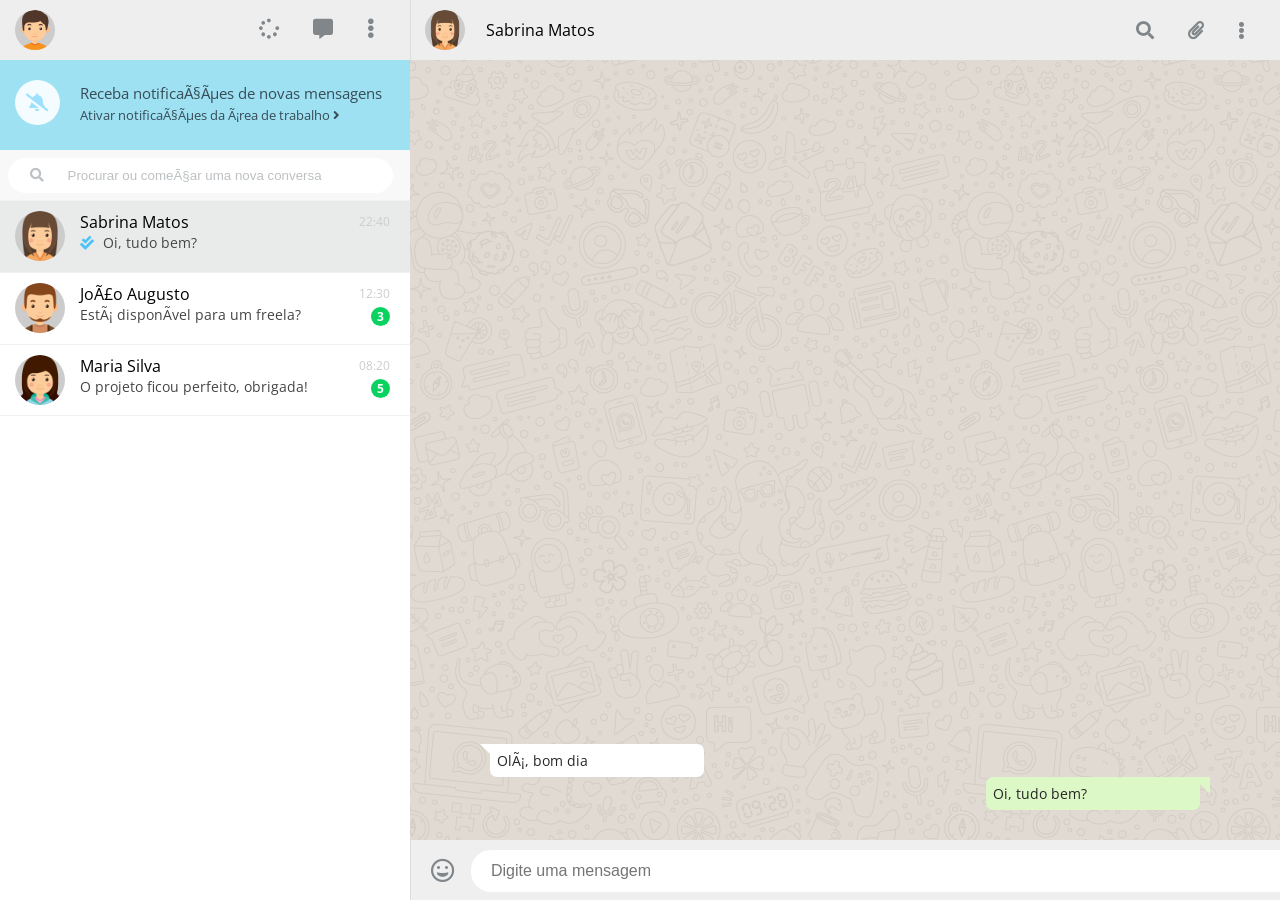
<file: index.html>
<!DOCTYPE html>
<html>
    <head>
        <title>Whatsapp Web Clone</title>
        <link rel="preconnect" href="https://fonts.googleapis.com">
        <link rel="preconnect" href="https://fonts.gstatic.com" crossorigin>
        <link href="https://fonts.googleapis.com/css2?family=Open+Sans:wght@300;400;600;700&display=swap" rel="stylesheet">
        <link rel="stylesheet" type="text/css" href="styles.css">
        <link rel="stylesheet" href="https://use.fontawesome.com/releases/v5.15.4/css/all.css" integrity="sha384-DyZ88mC6Up2uqS4h/KRgHuoeGwBcD4Ng9SiP4dIRy0EXTlnuz47vAwmeGwVChigm" crossorigin="anonymous">
        
        </head>
    <body>
        <div class="container">
            <aside class="sidebar">
                <div class="toolbar-container">
                    <img class="user-photo" src="img/avatar1.png">
                    <div class="auxicons-toolbar-container">
                        <i class="fas fa-spinner"></i>
                        <i class="fas fa-comment-alt"></i>
                        <i class="fas fa-ellipsis-v"></i>
                    </div>
                </div>
                <div class="notification-container">
                    <i class="fas fa-bell-slash"></i>
                    <p class="receive-notification">Receba notificações de novas mensagens</p>
                    <p class="activate-notification">Ativar notificações da área de trabalho
                        <i class="fas fa-angle-right"></i>
                    </p>
                </div>
                <div class="search-container">
                    <i id="contact-search" class="fas fa-search"></i>
                    <input type="text" name="search" id="search" placeholder="Procurar ou começar uma nova conversa">
                </div>
                <div  class="contact-container">
                    <div class="contact-box active-chat">
                        <img class="user-photo" src="img/avatar2.png">
                        <div class="user-info">
                            <p class="user-name">Sabrina Matos</p>
                            <p class="user-messagepreview">
                                <i class="fas fa-check-double"></i>
                                Oi, tudo bem?
                            </p>
                        </div>
                        <div class="message-info">
                            <p class="message-time">22:40</p>
                        </div>
                    </div>
                <div class="contact-box">
                        <img class="user-photo" src="img/avatar3.png">
                        <div class="user-info">
                            <p class="user-name">João Augusto</p>
                            <p class="user-messagepreview">Está disponível para um freela?</p>
                        </div>
                        <div class="message-info">
                            <p class="message-time">12:30</p>
                            <p class="message-pending">3</p>
                        </div>
                </div>
                <div class="contact-box">
                        <img class="user-photo" src="img/avatar4.png">
                        <div class="user-info">
                            <p class="user-name">Maria Silva</p>
                            <p class="user-messagepreview">O projeto ficou perfeito, obrigada!</p>
                        </div>
                        <div class="message-info">
                            <p class="message-time">08:20</p>
                            <p class="message-pending">5</p>
                        </div>
                    </div>
                </div>
            </aside>
            <main class="chat-container">
                <nav class="chat-navbar">
                    <div class="contactinfo-container">
                        <img class="user-photo" src="img/avatar2.png">
                        <p class="user-name">Sabrina Matos</p>
                    </div>
                    <ul class="chattools-container">
                        <li><i class="fas fa-search"></i></li>
                        <li><i class="fas fa-paperclip"></i></li>
                        <li><i class="fas fa-ellipsis-v"></i></li>
                    </ul>
                </nav>
            <div class="messages-container">
                <div class="bg-image"></div>
                <div class="chat-messages">
                    <p class="guest-message">Olá, bom dia</p>
                    <p class="user-message">Oi, tudo bem?</p>
                </div>
            </div>
            <div class="sendmessage-container">
                <i class="far fa-grin"></i>
                <input id="chatmessage" type="text" name="message" class="userinput" placeholder="Digite uma mensagem">
                <i class="fas fa-microphone"></i>
            </div>
            </main>
        </div>
    </body>
</html>
</file>
<file: styles.css>
html, body, ul {
    margin: 0;  
    padding: 0;
    font-family: 'Open Sans', sans-serif;
}

ul {
    list-style: none;
}

.container {
    height: 100vh;
    position: relative;
}

/* side bar */

.sidebar {
    width: 410px;
    height: 100%;
    display: inline-block;
    position: relative;
}

/* toolbar */

.toolbar-container {
    width: 100%;
    height: 60px;
    background-color: #EEE;
}

.user-photo {
    width: 40px;
    border-radius: 50%;
    position: absolute;
    left: 15px;
    top: 10px;
    background-color: #CCC;
}

.auxicons-toolbar-container {
    float: right;
    height: 60px;
    line-height: 60px;
    padding-right: 20px;
}

.auxicons-toolbar-container i {
    color: #80868A;
    font-size: 20px;
    margin-left: 15px;
    margin-right: 15px;
    cursor: pointer;
}

/* notification container */

.notification-container {
    width: 100%;
    height: 90px;
    padding-top: 23px;
    padding-left: 80px;
    background-color: #9DE1F3;
    color: #384C56;
    position: relative;
    box-sizing: border-box;
}

.fas.fa-bell-slash {
    width: 45px;
    height: 45px;
    line-height: 45px;
    text-align: center;
    border-radius: 50%;
    font-size: 18px;
    color: #9DE1FE;
    background-color: #F5FCFF;
    position: absolute;
    top: 20px;
    left: 15px; 
}

.notification-container p {
    margin: 0;
}

.notification-container .receive-notification {
    font-size: 15px;
    margin-bottom: 3px;
}

.activate-notification {
    font-size: 13px;
    cursor: pointer;
}

/* search container */

.search-container {
    height: 50px;
    width: 100%;
    padding-left: 7.5px;
    padding-top: 7.5px;
    background-color: #F8F8F8;
    position: relative;
    color: #BDC1C3;
    box-sizing: border-box;
}

#contact-search {
    position: absolute;
    left: 30px;
    top: 18px;
    font-size: 14px;
}

#search {
    border: none;
    height: 35px;
    width: 385px;
    padding-left: 60px;
    border-radius: 17.5px;
    background-color: #FFF;
    box-sizing: border-box;
}

#search::placeholder {
    color: #BDC1C3;
}

/* contacts container */

.contacts-container {
    height: auto;
    background-color: #FFF;
}

.contact-box {
    cursor: pointer;
    height: 72px;
    background-color: #FFF;
    border-top: 1px solid #F2F2F2;
    position: relative;
    box-sizing: border-box;
}

.contact-box:last-child {
    border-bottom: 1px solid #F2F2F2;
}

.contact-box:hover {
    background-color: #F4F5F5;
}

.active-chat {
    background-color: #E9EBEB;
}

.active-chat.contact-box:hover{
    background-color: #E9EBEB;
}

.contact-box .user-photo {
    width: 50px;
}

.user-info {
    margin-left: 80px;
    padding-top: 10px;
    display: inline-block;
}

.user-info p, .message-info p {
    margin: 0;
}

.user-name {
    font-size: 16px;
    color: #000;
    margin-bottom: 12px;
}

.user-messagepreview {
    font-size: 14px;
    color: #454545;
}

.fa-check-double {
    margin-right: 5px;
    color: #4FC3F7;
}

.message-info {
    position: absolute;
    top: 12px;
    right: 20px;
    display: inline-block;
}

.message-info .message-time {
    font-size: 12px;
    margin-bottom: 5px;
    color: #CCC;
}

.message-pending {
    background-color: #09D261;
    color: #FFF;
    width: 19px;
    height: 19px;
    line-height: 19px;
    font-size: 12px;
    font-weight: bold;
    border-radius: 50%;
    text-align: center;
    float: right;
}

/* chat */

.chat-container {
    position: absolute;
    top: 0;
    left: 410px;
    width: calc(100% - 410px);
    height: 100%;
    background-color: #CCC;
}

/* chat navbar */

.chat-navbar {
    height: 60px;
    background-color: #EEE;
    border-left: 1px solid #DDD;
    padding-left: 75px;
}

.chat-navbar p {
    margin: 0;
}

.contactinfo-container {
    display: inline-block;
}

.contactinfo-container .user-name {
    font-size: 16px;
    height: 60px;
    line-height: 60px;
}

.chattools-container {
    float: right;
    display: inline-block;
    height: 60px;
    line-height: 60px;
    margin-right: 20px;
}

.chattools-container li {
    display: inline-block;
    margin-left: 15px;
    margin-right: 15px;
    font-size: 18px;
    color: #80868A;
    cursor: pointer;
}

/* messages */

.messages-container {
    background-color: #E1DAD2;
    height: calc(100% - 120px);
    position: relative;
}

.messages-container p {
    margin: 0;
}

.bg-image {
    background-image: url('img/background_whats.png');
    background-repeat: repeat;
    opacity: .06;
    width: 100%;
    height: 100%;
}

.chat-messages {
    position: absolute;
    left: 0;
    bottom: 0;
    width: 100%;
    height: auto;
    padding: 30px 80px;
    box-sizing: border-box;
}

.chat-messages p {
    display: block;
    color: #262626;
    font-size: 14px;
    padding: 7px;
    border-radius: 7px;
    position: relative;
    width: 200px;
}

.guest-message {
    background-color: #FFF;
}
.guest-message:before {
    content: "";
    width: 0;
    height: 0;
    border-bottom: 17px solid transparent;
    border-right: 17px solid #FFF;
    position: absolute;
    top: 0;
    left: -10px;
}

.user-message {
    background-color: #DCF8C6;
    float: right;
}

.user-message:after {
    content: "";
    width: 0;
    height: 0;
    border-bottom: 17px solid transparent;
    border-right: 17px solid #DCF8C6;
    position: absolute;
    top: 0;
    right: -10px;
}

/* send message */

.sendmessage-container {
    background-color: #EFEFEF;
    border-left: 1px solid #DDD;
    height: 60px;
    padding-left: 20px;
    padding-right: 20px;
    position: relative;
}

#chatmessage {
    position: absolute;
    top: 10px;
    left: 60px;
    background-color: #FFF;
    border: none;
    height: 40px;
    border-radius: 20px;
    padding-left: 20px;
    font-size: 16px;
    width: 815px;
}

.sendmessage-container i {
    font-size: 24px;
    color: #80868A;
    cursor: pointer;
    height: 60px;
    line-height: 60px;
}

.fa-microphone {
    float: right;
}
</file>
